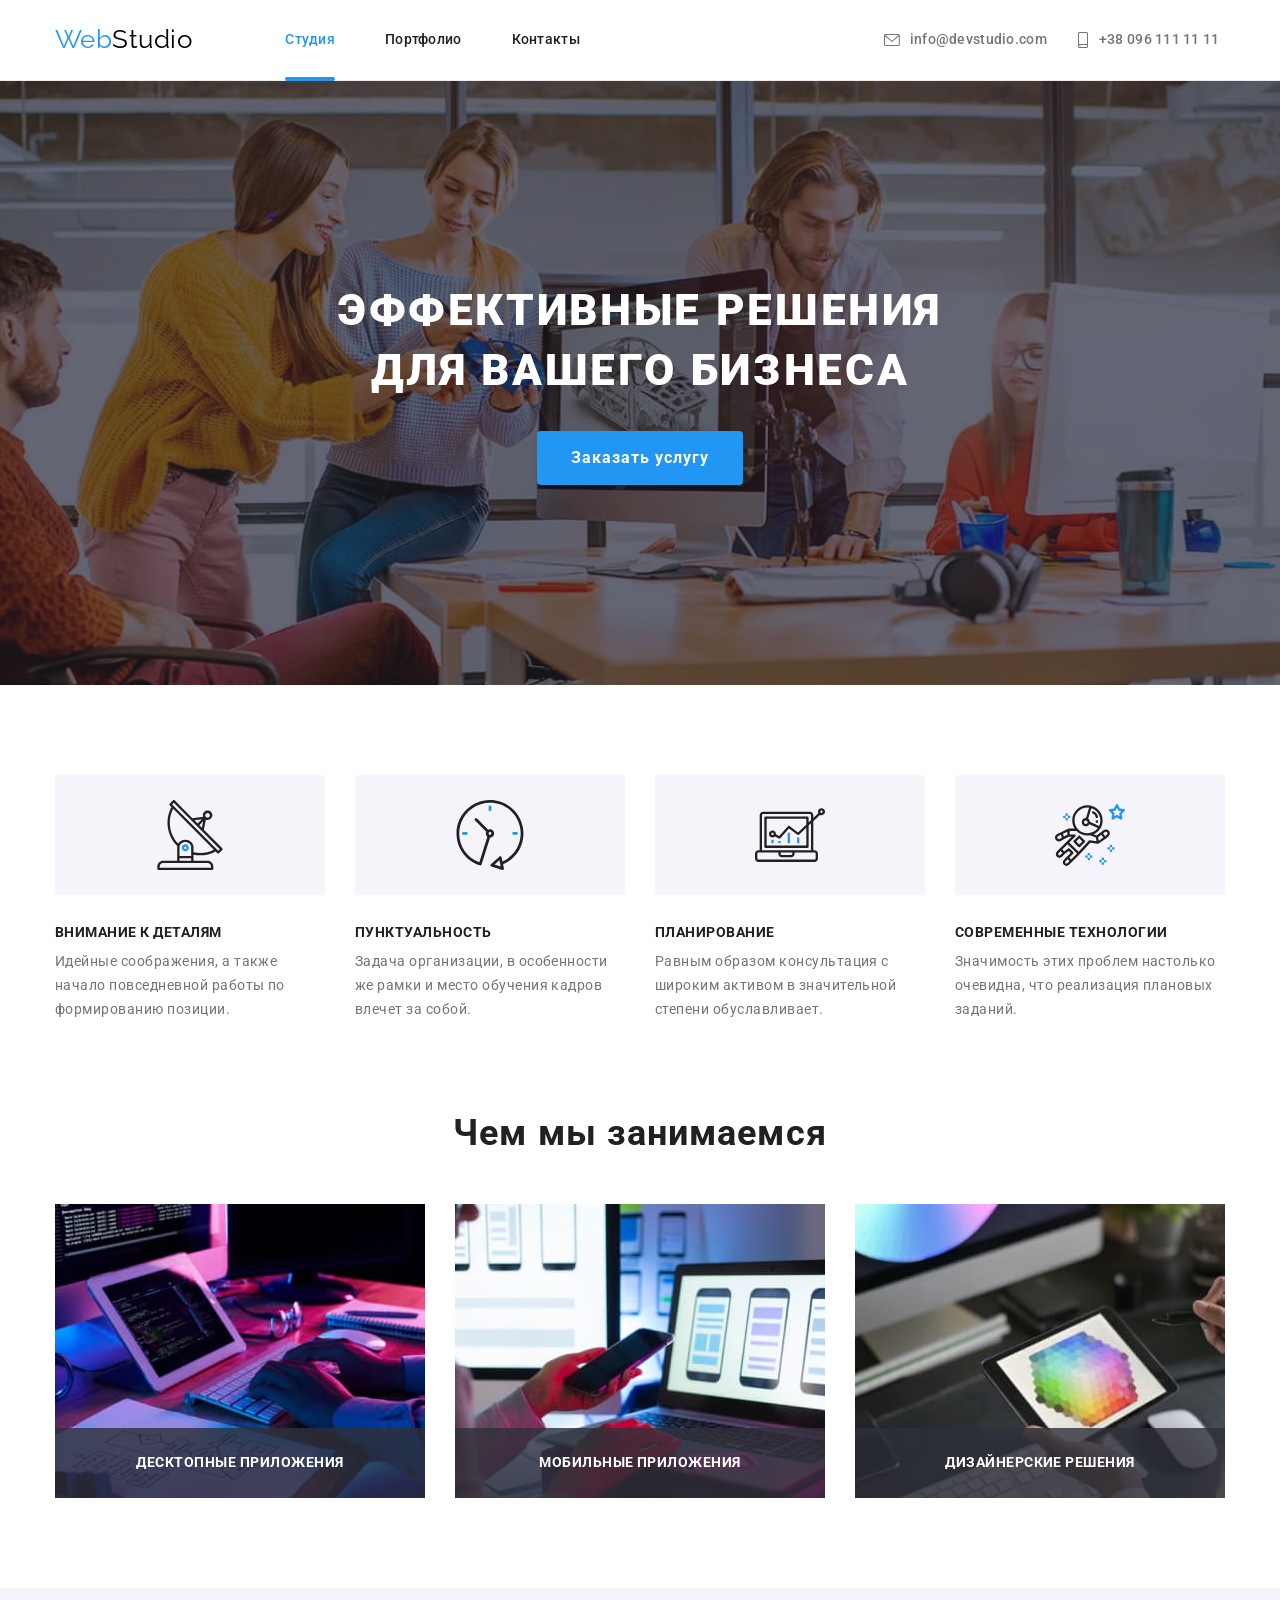
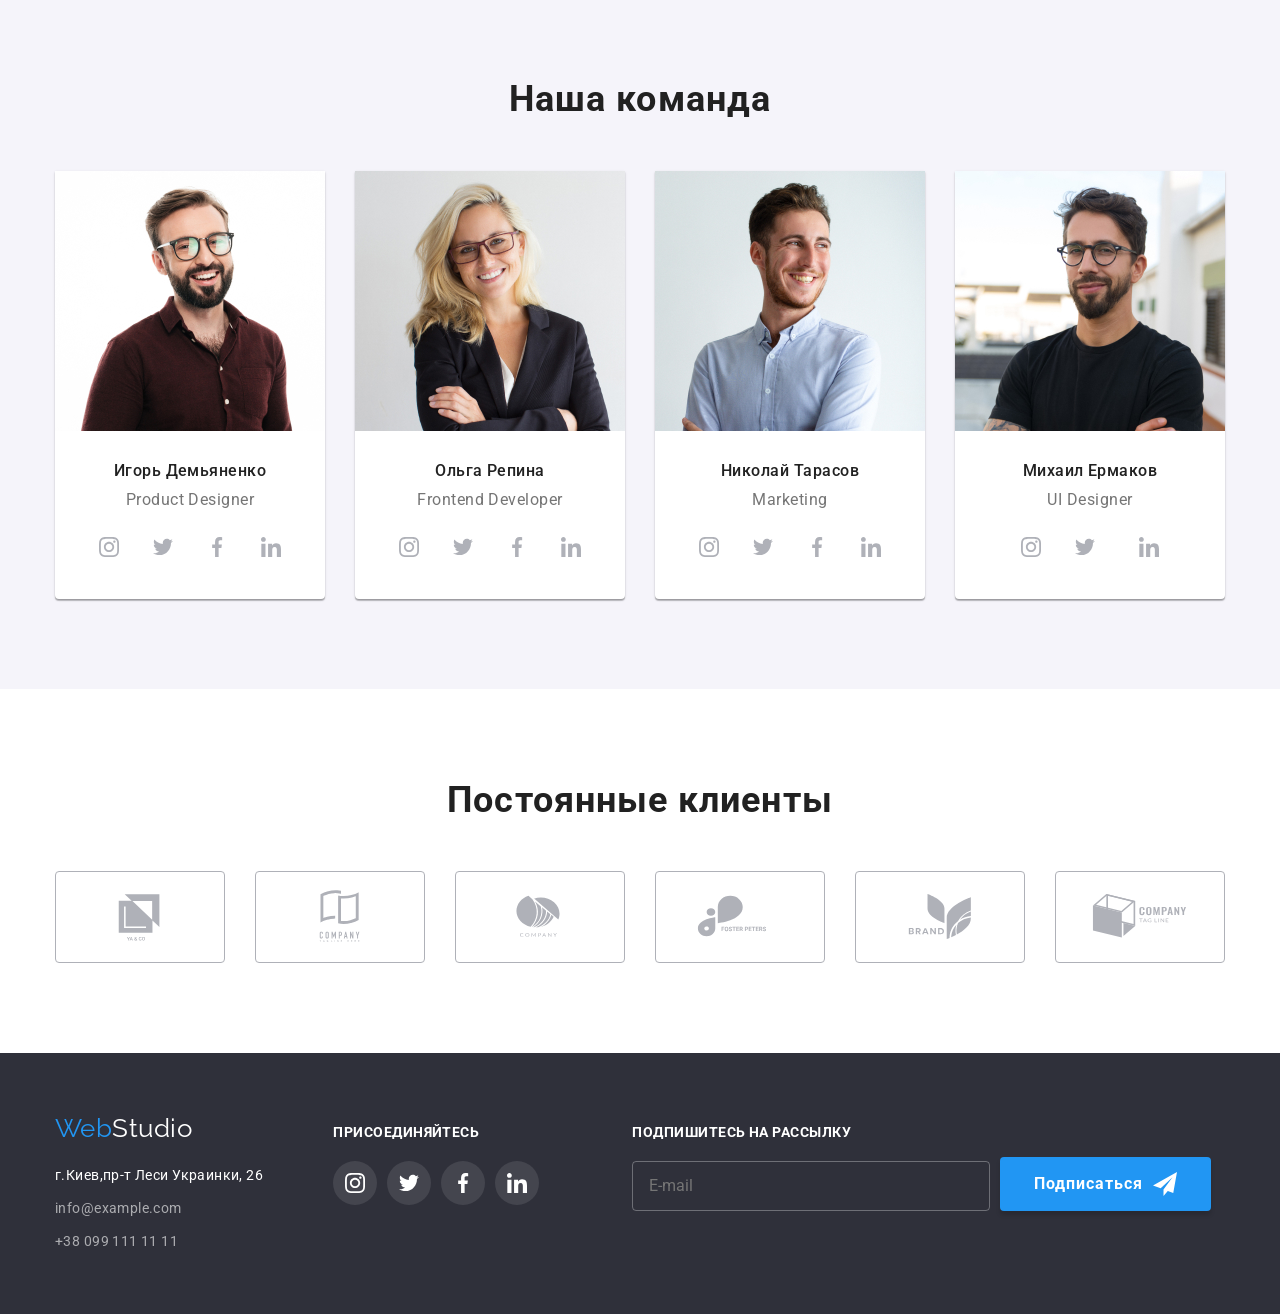
<file: index.html>
<!DOCTYPE html>
<html lang="ru">
  <head>
    <meta charset="UTF-8" />
    <meta http-equiv="X-UA-Compatible" content="IE=edge" />
    <meta name="viewport" content="width=device-width, initial-scale=1.0" />
    <title>Студия</title>
    <link
      href="https://fonts.googleapis.com/css2?family=Raleway:wght@700&family=Roboto:wght@400;500;700;900&display=swap"
      rel="stylesheet"/>
    <link
      rel="stylesheet"
      href="https://cdnjs.cloudflare.com/ajax/libs/modern-normalize/1.1.0/modern-normalize.min.css"
      integrity="sha512-wpPYUAdjBVSE4KJnH1VR1HeZfpl1ub8YT/NKx4PuQ5NmX2tKuGu6U/JRp5y+Y8XG2tV+wKQpNHVUX03MfMFn9Q=="
      crossorigin="anonymous"
      referrerpolicy="no-referrer" />
    <link rel="stylesheet" href="./css/main.min.css" />
  </head>
  <body>
    <header class="header">
      <div class="container header__inner">
        <a class="logo" href="index.html"><span class="logo__accent">Web</span>Studio</a>
        <button
          class="header__button"
          type="button"
          data-menu-button
          aria-controls="mobile-container" >
          <svg width="40" height="40" aria-label="Переключатель мобильного меню">
            <use class="icon-menu-open" href="./images/icons.svg#icon-open-menu"></use>
            <use class="icon-menu-close" href="./images/icons.svg#icon-close-menu"></use>
          </svg>
        </button>
        <div class="mobile-container" id="mobile-container" data-menu>
          <nav class="header__menu menu">
            <ul class="menu__list">
              <li class="menu__item">
                <a class="menu__link menu__link--current" href="index.html">Студия</a>
              </li>
              <li class="menu__item">
                <a class="menu__link" href="portfolio.html">Портфолио</a>
              </li>
              <li class="menu__item">
                <a class="menu__link" href="#">Контакты</a>
              </li>
            </ul>
          </nav>
          <ul class="header__contacts contacts">
            <li class="contacts__item">
              <a class="contacts__link" href="mailto:info@devstudio.com">
                <svg class="contacts__icon"
                 width="16" height="12" aria-hidden="true">
                  <use href="./images/icons.svg#icon-envelope"></use>
                </svg>
                info@devstudio.com
              </a>
            </li>
            <li class="contacts__item">
              <a class="contacts__link contacts__link--size" href="tel:+380961111111">
                <svg class="contacts__icon contacts__icon--size"
                  width="10" height="16" aria-hidden="true">
                  <use href="./images/icons.svg#icon-smartphone"></use>
                </svg>
                +38 096 111 11 11
              </a>
            </li>
          </ul>
          <ul class="header__social-list">
            <li class="header__social-item">
              <a class="header__social-link" href="#">Twitter</a></li>
            <li class="header__social-item">
              <a class="header__social-link" href="#">Instagram</a>
            </li>
            <li class="header__social-item">
              <a class="header__social-link" href="#">Facebook</a>
            </li>
            <li class="header__social-item">
              <a class="header__social-link" href="#">LinkedIn</a>
            </li>
          </ul>
        </div>
      </div>
    </header>

    <main>
      <section class="hero">
        <div class="container">
          <h1 class="hero__title">
            Эффективные решения <br />
            для вашего бизнеса
          </h1>
          <button type="button" class="btn" data-modal-open>Заказать услугу</button>
        </div>
      </section>
<!--quality-->
      <section class="features section">
        <div class="container">
          <h2 class="features__title">Наши Особенности</h2>
          <ul class="features__list">
            <li class="features__item">
              <div class="features__icon">
                <svg width="70" height="70" aria-hidden="true">
                  <use href="./images/icons.svg#icon-antenna"></use>
                </svg>
              </div>
              <h3 class="features__subtitle">Внимание к деталям</h3>
              <p class="features__text">
                Идейные соображения, а также начало повседневной работы по формированию позиции.
              </p>
            </li>
            <li class="features__item">
              <div class="features__icon">
                <svg width="70" height="70" aria-hidden="true">
                  <use href="./images/icons.svg#icon-clock"></use>
                </svg>
              </div>
              <h3 class="features__subtitle">Пунктуальность</h3>
              <p class="features__text">
                Задача организации, в особенности же рамки и место обучения кадров влечет за собой.
              </p>
            </li>
            <li class="features__item">
              <div class="features__icon">
                <svg width="70" height="70" aria-hidden="true">
                  <use href="./images/icons.svg#icon-diagram"></use>
                </svg>
              </div>
              <h3 class="features__subtitle">Планирование</h3>
              <p class="features__text">
                Равным образом консультация с широким активом в значительной степени обуславливает.
              </p>
            </li>
            <li class="features__item">
              <div class="features__icon">
                <svg width="70" height="70" aria-hidden="true">
                  <use href="./images/icons.svg#icon-astronaut"></use>
                </svg>
              </div>
              <h3 class="features__subtitle">Современные технологии</h3>
              <p class="features__text">
                Значимость этих проблем настолько очевидна, что реализация плановых заданий.
              </p>
            </li>
          </ul>
        </div>
      </section>
 <!--action-->
      <section class="work section">
        <div class="container">
          <h2 class="work__title">Чем мы занимаемся</h2>
          <ul class="work__list">
            <li class="work__item">
              <img
                src="./images/our-work/desktop-app.jpg"
                alt="Десктопные приложения"
                width="370"
              />
              <h3 class="work__subtitle">Десктопные приложения</h3>
            </li>
            <li class="work__item">
              <img src="./images/our-work/mobile-app.jpg" alt="Мобильные приложения" width="370" />
              <h3 class="work__subtitle">Мобильные приложения</h3>
            </li>
            <li class="work__item">
              <img
                src="./images/our-work/design-solution.jpg"
                alt="Дизайнерские решения"
                width="370"
              />
              <h3 class="work__subtitle">Дизайнерские решения</h3>
            </li>
          </ul>
        </div>
      </section>
<!--team-->
      <section class="team section">
        <div class="container">
          <h2 class="team__title">Наша команда</h2>
          <ul class="team-members">
            <li class="team-members__card">
              <picture>
                <source
                  srcset="
                    ./images/our-team/igor-demyanenko-450.jpg 1x,
                    ./images/our-team/igor-demyanenko-900.jpg 2x "
                  media="(max-width: 767px)"
                />
                <source
                  srcset="
                    ./images/our-team/igor-demyanenko-354.jpg 1x,
                    ./images/our-team/igor-demyanenko-708.jpg 2x "
                  media="(max-width: 1199px)"
                />
                <source
                  srcset="
                    ./images/our-team/igor-demyanenko-270.jpg 1x,
                    ./images/our-team/igor-demyanenko-540.jpg 2x "
                  media="(min-width: 1200px)"
                />
                <img src="./images/our-team/igor-demyanenko-450.jpg" alt="Игорь Демьяненко" />
              </picture>
              <h3 class="team-members__name">Игорь Демьяненко</h3>
              <p class="team-members__text">Product Designer</p>
              <ul class="team-members__social-list">
                <li>
                  <a class="social-link" href="#">
					<svg class="social-icon"  width="20" height="20"
                      aria-label="Ссылка на Instagram" >
                      <use href="./images/icons.svg#icon-instagram"></use>
					  </svg>
					</a>
                </li>
                <li>
                <a class="social-link" href="#">
					<svg class="social-icon" width="20" height="20" aria-label="Ссылка на Twitter">
                      <use href="./images/icons.svg#icon-twitter"></use>
					</svg>
				</a>
                </li>
                <li>
                <a class="social-link" href="#">
					<svg  class="social-icon" width="20"height="20"
                      aria-label="Ссылка на Facebook">
                      <use href="./images/icons.svg#icon-facebook"></use>
					</svg>
				</a>
                </li>
                <li>
                <a class="social-link" href="#">
					<svg  class="social-icon" width="20" height="20"
                      aria-label="Ссылка на LinkedIn">
                      <use href="./images/icons.svg#icon-linkedin"></use>
					</svg>
				</a>
                </li>
              </ul>
            </li>
            <li class="team-members__card">
              <picture>
                <source srcset="
                    ./images/our-team/olga-repina-450.jpg 1x,
                    ./images/our-team/olga-repina-900.jpg 2x"
                  media="(max-width: 767px)"/>

                <source  srcset="
                    ./images/our-team/olga-repina-354.jpg 1x,
                    ./images/our-team/olga-repina-708.jpg 2x "
                  media="(max-width: 1199px)" />

                <source srcset="
                    ./images/our-team/olga-repina-270.jpg 1x,
                    ./images/our-team/olga-repina-540.jpg 2x "
                  media="(min-width: 1200px)"/>

                <img src="./images/our-team/olga-repina-450.jpg" alt="Ольга Репина" />
              </picture>
              <h3 class="team-members__name">Ольга Репина</h3>
              <p class="team-members__text">Frontend Developer</p>
              <ul class="team-members__social-list">
                <li>
                <a class="social-link" href="#">
					<svg class="social-icon" width="20" height="20"
                      aria-label="Ссылка на Instagram">
                      <use href="./images/icons.svg#icon-instagram"></use>
					</svg>
				</a>
                </li>
                <li>
                <a class="social-link" href="#">
					<svg class="social-icon" width="20" height="20" aria-label="Ссылка на Twitter">
                      <use href="./images/icons.svg#icon-twitter"></use>
					</svg>
				</a>
                </li>
                <li>
                <a class="social-link" href="#">
					<svg class="social-icon" width="20" height="20"
                      aria-label="Ссылка на Facebook">
                      <use href="./images/icons.svg#icon-facebook"></use>
					</svg>
				</a>
                </li>
                <li>
                <a class="social-link" href="#">
					<svg  class="social-icon" width="20" height="20"
                      aria-label="Ссылка на LinkedIn">
                      <use href="./images/icons.svg#icon-linkedin"> </use>
					</svg>
				</a>
                </li>
              </ul>
            </li>
            <li class="team-members__card">
              <picture>
                <source srcset="
                    ./images/our-team/nikolay-tarasov-450.jpg 1x,
                    ./images/our-team/nikolay-tarasov-900.jpg 2x "
                  media="(max-width: 767px)" />

                <source srcset="
                    ./images/our-team/nikolay-tarasov-354.jpg 1x,
                    ./images/our-team/nikolay-tarasov-708.jpg 2x "
                  media="(max-width: 1199px)"/>

                <source  srcset="
                    ./images/our-team/nikolay-tarasov-270.jpg 1x,
                    ./images/our-team/nikolay-tarasov-540.jpg 2x "
                  media="(min-width: 1200px)"/>

                <img src="./images/our-team/nikolay-tarasov-450.jpg" alt="Николай Тарасов" />
              </picture>
              <h3 class="team-members__name">Николай Тарасов</h3>
              <p class="team-members__text">Marketing</p>
              <ul class="team-members__social-list">
                <li>
                  <a class="social-link" href="#"
                    ><svg  class="social-icon" width="20" height="20"
                      aria-label="Ссылка на Instagram">
                      <use href="./images/icons.svg#icon-instagram"></use>
					  </svg>
					</a>
                </li>
                <li>
                  <a class="social-link" href="#"
                    ><svg class="social-icon" width="20" height="20" aria-label="Ссылка на Twitter">
                      <use href="./images/icons.svg#icon-twitter"></use>
					  </svg>
					</a>
                </li>
                <li>
                <a class="social-link" href="#">
					<svg class="social-icon"  width="20" height="20"
                      aria-label="Ссылка на Facebook">
                      <use href="./images/icons.svg#icon-facebook"></use>
					</svg >
				</a>
                </li>
                <li>
                <a class="social-link" href="#">
					<svg class="social-icon" width="20" height="20"
                      aria-label="Ссылка на LinkedIn">
                      <use href="./images/icons.svg#icon-linkedin"></use>
					</svg>
				</a>
                </li>
              </ul>
            </li>
            <li class="team-members__card">
              <picture>
                <source  srcset="
                    ./images/our-team/mikhail-ermakov-450.jpg 1x,
                    ./images/our-team/mikhail-ermakov-900.jpg 2x "
                  media="(max-width: 767px)"/>

                <source srcset="
                    ./images/our-team/mikhail-ermakov-354.jpg 1x,
                    ./images/our-team/mikhail-ermakov-708.jpg 2x  "
                  media="(max-width: 1199px)"/>

                <source
                  srcset="
                    ./images/our-team/mikhail-ermakov-270.jpg 1x,
                    ./images/our-team/mikhail-ermakov-540.jpg 2x "
                  media="(min-width: 1200px)" />

                <img src="./images/our-team/mikhail-ermakov-450.jpg" alt="Михаил Ермаков" />
              </picture>
              <h3 class="team-members__name">Михаил Ермаков</h3>
              <p class="team-members__text">UI Designer</p>
              <ul class="team-members__social-list">
                <li>
                <a class="social-link" href="#">
					<svg class="social-icon"  width="20" height="20"
                      aria-label="Ссылка на Instagram">
                      <use href="./images/icons.svg#icon-instagram"></use>
					</svg>
				</a>
                </li>
                <li>
                  <a class="social-link" href="#"
                    ><svg class="social-icon" width="20" height="20" aria-label="Ссылка на Twitter">
                      <use href="./images/icons.svg#icon-twitter"></use>
					  </svg>
					</a>
                </li>
                <li>
                <a lass="social-link" href="#">
					<scvg class="social-icon" width="20"  height="20"
                      aria-label="Ссылка на Facebook" >
                      <use href="./images/icons.svg#icon-facebook"></use>
					</svg>
				</a>
                </li>
                <li>
                <a class="social-link" href="#">
					<svg class="social-icon" width="20" height="20"
                      aria-label="Ссылка на LinkedIn">
                      <use href="./images/icons.svg#icon-linkedin"></use>
					</svg> 
				</a>
                </li>
              </ul>
            </li>
          </ul>
        </div>
    </section>

      <section class="clients section">
        <div class="container">
          <h2 class="clients__title">Постоянные клиенты</h2>
          <ul class="clients-list">
            <li class="clients-list__item">
              <a class="clients-list__link" href="#">
                <svg class="clients-list__icon" width="106"  height="60"
                  aria-label="Ссылка на сайт компании">
	                 <use href="./images/icons.svg#icon-client1"></use>
                </svg>
              </a>
            </li>
            <li class="clients-list__item">
              <a class="clients-list__link" href="#">
                <svg class="clients-list__icon" width="106" height="60"
                  aria-label="Ссылка на сайт компании">
                  <use href="./images/icons.svg#icon-client2"></use>
                </svg>
              </a>
            </li>
            <li class="clients-list__item">
              <a class="clients-list__link" href="#">
                <svg class="clients-list__icon" width="106" height="60"
                  aria-label="Ссылка на сайт компании">
                  <use href="./images/icons.svg#icon-client3"></use>
                </svg>
              </a>
            </li>
            <li class="clients-list__item">
              <a class="clients-list__link" href="#">
                <svg class="clients-list__icon"  width="106"  height="60"
                  aria-label="Ссылка на сайт компании">
                  <use href="./images/icons.svg#icon-client4"></use>
                </svg>
              </a>
            </li>
            <li class="clients-list__item">
              <a class="clients-list__link" href="#">
                <svg  class="clients-list__icon" width="106"  height="60"
                  aria-label="Ссылка на сайт компании" >
                  <use href="./images/icons.svg#icon-client5"></use>
                </svg>
              </a>
            </li>
            <li class="clients-list__item">
              <a class="clients-list__link" href="#">
                <svg class="clients-list__icon" width="106"height="60"
                  aria-label="Ссылка на сайт компании">
                  <use href="./images/icons.svg#icon-client6"></use>
                </svg>
              </a>
            </li>
          </ul>
        </div>
      </section>
    </main>

    <footer class="footer">
      <div class="container">
        <div class="footer__inner">
          <div class="info">
            <a class="logo logo--white" href="index.html"
              ><span class="logo__accent">Web</span>Studio</a>
            <address class="address">
              <ul class="address__list">
                <li class="address__item">
                  <a class="address__link address__link--white"
                    href="www.google.com/maps/place/бул.+Леси+Украинки,+26,+Киев,+02000/@50.4265807,30.5383858,17z/data=!3m1!4b1!4m5!3m4!1s0x40d4cf0e033ecbe9:0x57a4dffefec77da0!8m2!3d50.4265807!4d30.5383858">
					г.Киев,пр-т Леси Украинки, 26 </a >
                </li>
                <li class="address__item">
                  <a class="address__link link" href="mailto:info@example.com">
					info@example.com</a>
                </li>
                <li class="address__item">
                  <a class="address__link link" href="tel:+380991111111">
					+38 099 111 11 11</a>
                </li>
              </ul>
            </address>
          </div>
          <div class="accede">
            <p class="accede__title">присоединяйтесь</p>
            <ul class="accede__social-list">
              <li class="accede__social-item">
                <a class="social-link" href="#">
				  <svg class="social-icon social-icon--white" width="20"  height="20"
                    aria-label="Ссылка на Instagram">
                    <use href="./images/icons.svg#icon-instagram"></use>
				  </svg>
				</a>
              </li>
              <li class="accede__social-item">
                <a class="social-link" href="#">
					 <svg class="social-icon social-icon--white"  width="20"  height="20"
                        aria-label="Ссылка на Twitter">
                       <use href="./images/icons.svg#icon-twitter"></use>
					</svg></a>
              </li>
              <li class="accede__social-item">
                <a class="social-link" href="#">
					<svg class="social-icon social-icon--white" width="20" height="20"
                       aria-label="Ссылка на Facebook">
                      <use href="./images/icons.svg#icon-facebook"></use>
					</svg>
				</a>
              </li>
              <li class="accede__social-item">
                <a class="social-link" href="#">
					<svg  class="social-icon social-icon--white" width="20" height="20"
                       aria-label="Ссылка на LinkedIn">
                      <use href="./images/icons.svg#icon-linkedin"></use>
					</svg>
				</a>
              </li>
            </ul>
          </div>
          <div class="subscribe">
            <form class="subscribe-form" name="subscribe-form" autocomplete="on" novalidate>
              <div class="subscribe-form__container">
                <label class="subscribe-form__label" for="subscribe-email"
                  >Подпишитесь на рассылку</label>
                <input type="email" class="subscribe-form__input" name="subscribe-email" id="subscribe-email"
                placeholder="E-mail"  required />
             </div>
              <button class="btn subscribe-form__btn" type="submit">
                Подписаться
                <svg class="subscribe-form__icon" width="24" height="24">
                  <use href="./images/icons.svg#icon-send"></use>
                </svg>
              </button>
            </form>
          </div>
        </div>
      </div>
    </footer>

    <div class="backdrop is-hidden" data-modal>
      <div class="modal">
        <button class="modal__close-btn" type="button" data-modal-close>
          <svg class="modal__close-icon" width="18" height="18">
            <use href="./images/icons.svg#icon-close-modal"></use>
          </svg>
        </button>
        <div class="modal__form">
          <h2 class="modal__title">Оставьте свои данные, мы вам перезвоним</h2>
          <form name="main-form" autocomplete="on" novalidate>
            <div class="main-form__field">
              <svg class="main-form__icon" width="18" height="18">
                <use href="./images/icons.svg#icon-person"></use>
              </svg>
              <label class="main-form__label" for="user-name">Имя</label>
              <input class="main-form__input"  type="text" name="user-name" id="user-name"
                required  minlength="3"  placeholder=" " />
            </div>
            <div class="main-form__field">
              <svg class="main-form__icon" width="18" height="18">
                <use href="./images/icons.svg#icon-phone"></use>
              </svg>
              <label class="main-form__label" for="user-tel">Телефон</label>
              <input class="main-form__input" type="tel" name="user-tel" id="user-tel" required />
            </div>
            <div class="main-form__field">
              <svg class="main-form__icon" width="18" height="18">
                <use href="./images/icons.svg#icon-email"></use>
              </svg>
              <label class="main-form__label" for="user-email">Почта</label>
              <input class="main-form__input" type="email"  name="user-email"
                id="user-email" required />
            </div>
            <label class="main-form__label" for="comment">Комментарий </label>
               <textarea class="main-form__textarea" rows="5"  name="comment"
                 id="comment" placeholder="Введите текст" >
			   </textarea>
            <div class="main-form__agree">
              <label class="main-form__terms" for="terms">
                <input class="checkbox visually-hidden"  type="checkbox" name="user-checkbox"
                  id="terms" required=""/>
                <svg class="checkbox__icon" width="16" height="15">
                  <use href="./images/icons.svg#icon-check"></use>
				</svg >
				  Соглашаюсь с рассылкой и принимаю&nbsp;
				  <a class="main-form__terms-link" href="#">Условия договора</a>
              </label>
            </div>
            <button class="btn submit-btn" type="submit">Отправить</button>
          </form>
        </div>
      </div>
    </div>
    <script src="./js/modal.js"></script>
    <script src="./js/mobile-menu.js"></script>
  </body>
</html>
</file>
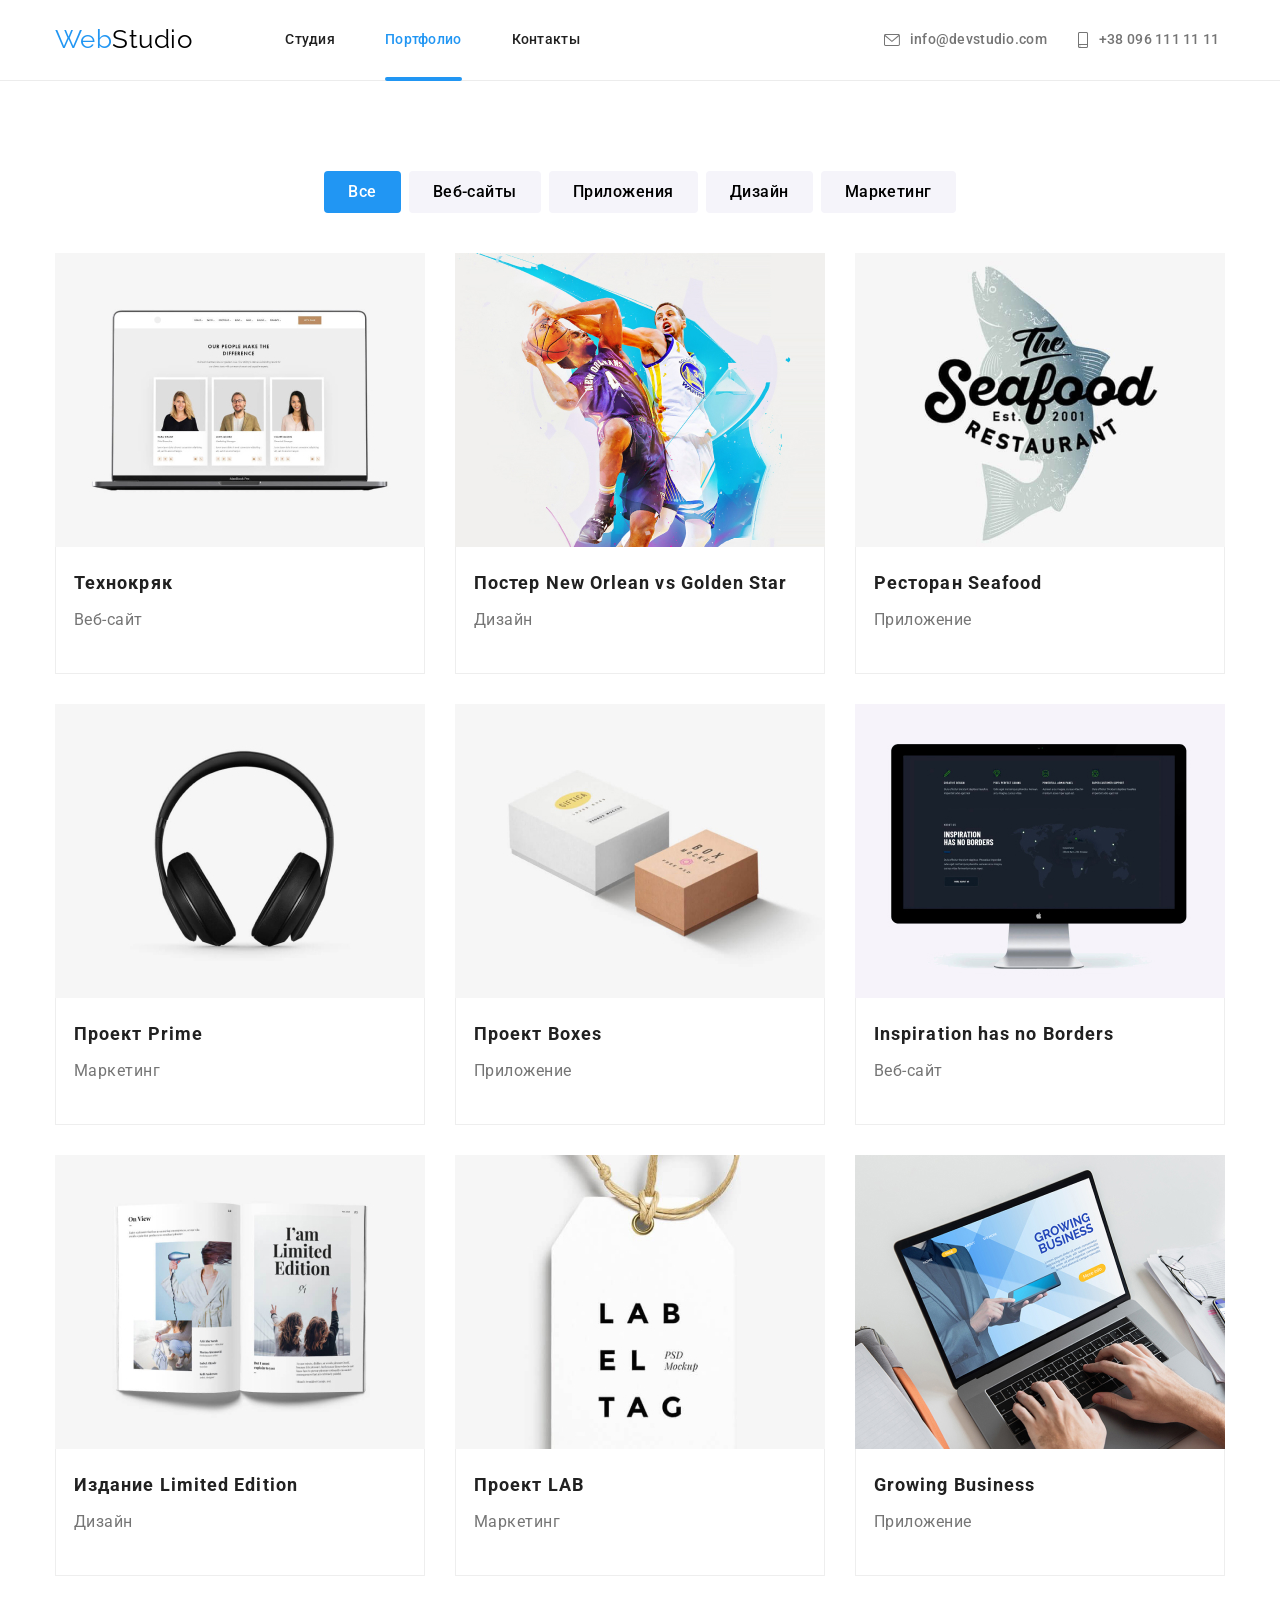
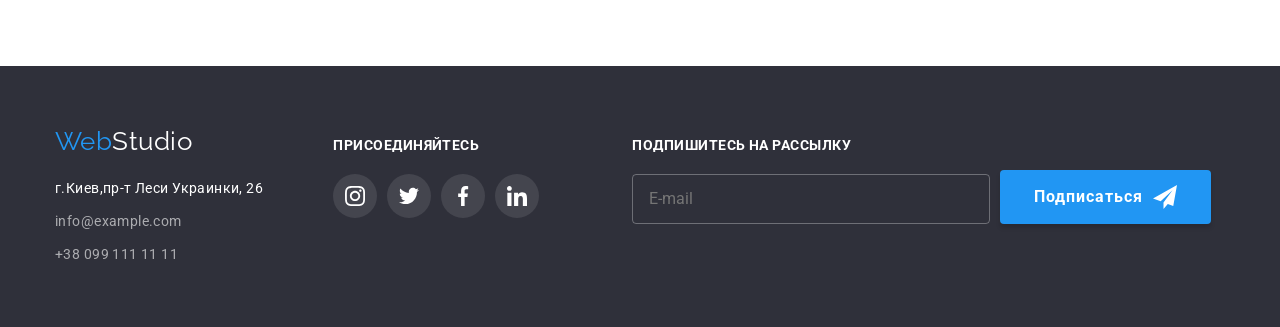
<file: portfolio.html>
<!DOCTYPE html>
<html lang="ru">
  <head>
    <meta charset="UTF-8" />
    <meta http-equiv="X-UA-Compatible" content="IE=edge" />
    <meta name="viewport" content="width=device-width, initial-scale=1.0" />
    <title>Портфолио</title>
    <link
      href="https://fonts.googleapis.com/css2?family=Raleway:wght@700&family=Roboto:wght@400;500;700;900&display=swap"
      rel="stylesheet"
    />
    <link
      rel="stylesheet"
      href="https://cdnjs.cloudflare.com/ajax/libs/modern-normalize/1.1.0/modern-normalize.min.css"
      integrity="sha512-wpPYUAdjBVSE4KJnH1VR1HeZfpl1ub8YT/NKx4PuQ5NmX2tKuGu6U/JRp5y+Y8XG2tV+wKQpNHVUX03MfMFn9Q=="
      crossorigin="anonymous"
      referrerpolicy="no-referrer"
    />
    <link rel="stylesheet" href="./css/main.min.css" />
  </head>
  <body>
    <header class="header">
      <div class="container header__inner">
        <a class="logo" href="index.html"><span class="logo__accent">Web</span>Studio</a>
        <button class="header__button"type="button"data-menu-button
        aria-controls="mobile-container" >
           <svg width="40" height="40" aria-label="Переключатель мобильного меню">
            <use class="icon-menu-open" href="./images/icons.svg#icon-open-menu"></use>
            <use class="icon-menu-close" href="./images/icons.svg#icon-close-menu"></use>
          </svg>
        </button>

        <div class="mobile-container" id="mobile-container" data-menu>
          <nav class="header__menu menu">
            <ul class="menu__list">
              <li class="menu__item">
                <a class="menu__link" href="index.html">Студия</a>
              </li>
              <li class="menu__item">
                <a class="menu__link menu__link--current" href="portfolio.html">Портфолио</a>
              </li>
              <li class="menu__item"><a class="menu__link" href="#">Контакты</a></li>
            </ul>
          </nav>
          <ul class="header__contacts contacts">
            <li class="contacts__item">
              <a class="contacts__link" href="mailto:info@devstudio.com">
                <svg class="contacts__icon" width="16" height="12" aria-hidden="true">
                  <use href="./images/icons.svg#icon-envelope"></use>
                </svg>
                info@devstudio.com
              </a>
            </li>
            <li class="contacts__item">
              <a class="contacts__link contacts__link--size" href="tel:+380961111111">
                <svg
                  class="contacts__icon contacts__icon--size"
                  width="10"
                  height="16"
                  aria-hidden="true"
                >
                  <use href="./images/icons.svg#icon-smartphone"></use>
                </svg>
                +38 096 111 11 11
              </a>
            </li>
          </ul>
          <ul class="header__social-list">
            <li class="header__social-item">
              <a class="header__social-link" href="#">Twitter</a>
            </li>
            <li class="header__social-item">
              <a class="header__social-link" href="#">Instagram</a>
            </li>
            <li class="header__social-item">
              <a class="header__social-link" href="#">Facebook</a>
            </li>
            <li class="header__social-item">
              <a class="header__social-link" href="#">LinkedIn</a>
            </li>
          </ul>
        </div>
      </div>
    </header>

    <main>
      <section class="portfolio section">
        <div class="container">
          
          <h1 class="portfolio__title">Портфолио наших работ</h1>
          <ul class="portfolio-list">
            <li class="portfolio-list__item">
              <button class="portfolio-list__btn portfolio-list__btn--current" type="button">
                Все
              </button>
            </li>
            <li class="portfolio-list__item">
              <button class="portfolio-list__btn" type="button">Веб-сайты</button>
            </li>
            <li class="portfolio-list__item">
              <button class="portfolio-list__btn" type="button">Приложения</button>
            </li>
            <li class="portfolio-list__item">
              <button class="portfolio-list__btn" type="button">Дизайн</button>
            </li>
            <li class="portfolio-list__item">
              <button class="portfolio-list__btn" type="button">Маркетинг</button>
            </li>
          </ul>
          <ul class="card-list">
            <li class="card-work">
              <div class="card-work__thumb">
                <picture>
                  <source srcset="
                      ./images/portfolio/project1-450.jpg 1x,
                      ./images/portfolio/project1-900.jpg 2x "
                    media="(max-width: 767px)"/>

                  <source srcset="
                      ./images/portfolio/project1-354.jpg 1x,
                      ./images/portfolio/project1-708.jpg 2x "
                    media="(max-width: 1199px)" />

                  <source srcset="
                      ./images/portfolio/project1-370.jpg 1x,
                      ./images/portfolio/project1-740.jpg 2x"
                    media="(min-width: 1200px)" />

                  <img src="./images/portfolio/project1-450.jpg" alt="Веб сайт Технокряк" />
                </picture>
                <div class="card-work__overlay">
                  <p class="card-work__text-overlay">
                    Ресурс предлагает комплексные предложения с разным уровнем функционала и
                    сервисов. Все это позволит посетителю получить исчерпывающие сведения о компании
                    или частном лице.
                  </p>
                </div>
              </div>
              <div class="card-work__wrapper">
                <h2 class="card-work__subtitle">Технокряк</h2>
                <p class="card-work__text">Веб-сайт</p>
              </div>
            </li>
            <li class="card-work">
              <div class="card-work__thumb">
                <picture>
                  <source srcset="
                      ./images/portfolio/project2-450.jpg 1x,
                      ./images/portfolio/project2-900.jpg 2x"
                    media="(max-width: 767px)" />

                  <source srcset="
                      ./images/portfolio/project2-354.jpg 1x,
                      ./images/portfolio/project2-708.jpg 2x  "
                    media="(max-width: 1199px)"/>

                  <source  srcset="
                      ./images/portfolio/project2-370.jpg 1x,
                      ./images/portfolio/project2-740.jpg 2x"
                    media="(min-width: 1200px)" />

                  <img
                    src="./images/portfolio/project2-450.jpg"
                    alt="Дизайн постера басскетбольного матча"/>

                </picture>
                <div class="card-work__overlay">
                  <p class="card-work__text-overlay">
                    Ресурс предлагает комплексные предложения с разным уровнем функционала и
                    сервисов. Все это позволит посетителю получить исчерпывающие сведения о компании
                    или частном лице.
                  </p>
                </div>
              </div>
              <div class="card-work__wrapper">
                <h2 class="card-work__subtitle">Постер New Orlean vs Golden Star</h2>
                <p class="card-work__text">Дизайн</p>
              </div>
            </li>
            <li class="card-work">
              <div class="card-work__thumb">
                <picture>
                  <source srcset="
                      ./images/portfolio/project3-450.jpg 1x,
                      ./images/portfolio/project3-900.jpg 2x"
                    media="(max-width: 767px)"/>

                  <source srcset="
                      ./images/portfolio/project3-354.jpg 1x,
                      ./images/portfolio/project3-708.jpg 2x"
                    media="(max-width: 1199px)"/>

                  <source srcset="
                      ./images/portfolio/project3-370.jpg 1x,
                      ./images/portfolio/project3-740.jpg 2x"
                    media="(min-width: 1200px)" />

                  <img src="./images/portfolio/project3-450.jpg" alt="Приложение ресторана" />
                </picture>
                <div class="card-work__overlay">
                  <p class="card-work__text-overlay">
                    Ресурс предлагает комплексные предложения с разным уровнем функционала и
                    сервисов. Все это позволит посетителю получить исчерпывающие сведения о компании
                    или частном лице.
                  </p>
                </div>
              </div>
              <div class="card-work__wrapper">
                <h2 class="card-work__subtitle">Ресторан Seafood</h2>
                <p class="card-work__text">Приложение</p>
              </div>
            </li>
            <li class="card-work">
              <div class="card-work__thumb">
                <picture>
                  <source srcset="
                      ./images/portfolio/project4-450.jpg 1x,
                      ./images/portfolio/project4-900.jpg 2x"
                    media="(max-width: 767px)"/>

                  <source srcset="
                      ./images/portfolio/project4-354.jpg 1x,
                      ./images/portfolio/project4-708.jpg 2x"
                    media="(max-width: 1199px)" />

                  <source srcset="
                      ./images/portfolio/project4-370.jpg 1x,
                      ./images/portfolio/project4-740.jpg 2x "
                    media="(min-width: 1200px)"/>

                  <img src="./images/portfolio/project4-450.jpg" alt="Маркетинг проект" />
                </picture>
                <div class="card-work__overlay">
                  <p class="card-work__text-overlay">
                    Ресурс предлагает комплексные предложения с разным уровнем функционала и
                    сервисов. Все это позволит посетителю получить исчерпывающие сведения о компании
                    или частном лице.
                  </p>
                </div>
              </div>
              <div class="card-work__wrapper">
                <h2 class="card-work__subtitle">Проект Prime</h2>
                <p class="card-work__text">Маркетинг</p>
              </div>
            </li>
            <li class="card-work">
              <div class="card-work__thumb">
                <picture>
                  <source srcset="
                      ./images/portfolio/project5-450.jpg 1x,
                      ./images/portfolio/project5-900.jpg 2x  "
                    media="(max-width: 767px)" />

                  <source srcset="
                      ./images/portfolio/project5-354.jpg 1x,
                      ./images/portfolio/project5-708.jpg 2x "
                    media="(max-width: 1199px)" />

                  <source srcset="
                      ./images/portfolio/project5-370.jpg 1x,
                      ./images/portfolio/project5-740.jpg 2x "
                    media="(min-width: 1200px)"/>

                  <img src="./images/portfolio/project5-450.jpg" alt="Приложение ресторана" />
                </picture>
                <div class="card-work__overlay">
                  <p class="card-work__text-overlay">
                    Ресурс предлагает комплексные предложения с разным уровнем функционала и
                    сервисов. Все это позволит посетителю получить исчерпывающие сведения о компании
                    или частном лице.
                  </p>
                </div>
              </div>
              <div class="card-work__wrapper">
                <h2 class="card-work__subtitle">Проект Boxes</h2>
                <p class="card-work__text">Приложение</p>
              </div>
            </li>
            <li class="card-work">
              <div class="card-work__thumb">
                <picture>
                  <source srcset="
                      ./images/portfolio/project6-450.jpg 1x,
                      ./images/portfolio/project6-900.jpg 2x"
                    media="(max-width: 767px)"/>

                  <source srcset="
                      ./images/portfolio/project6-354.jpg 1x,
                      ./images/portfolio/project6-708.jpg 2x"
                    media="(max-width: 1199px)"/>

                  <source srcset="
                      ./images/portfolio/project6-370.jpg 1x,
                      ./images/portfolio/project6-740.jpg 2x"
                    media="(min-width: 1200px)"/>

                  <img src="./images/portfolio/project6-450.jpg" alt="Приложение ресторана" />
                </picture>
                <div class="card-work__overlay">
                  <p class="card-work__text-overlay">
                    Ресурс предлагает комплексные предложения с разным уровнем функционала и
                    сервисов. Все это позволит посетителю получить исчерпывающие сведения о компании
                    или частном лице.
                  </p>
                </div>
              </div>
              <div class="card-work__wrapper">
                <h2 class="card-work__subtitle">Inspiration has no Borders</h2>
                <p class="card-work__text">Веб-сайт</p>
              </div>
            </li>
            <li class="card-work">
              <div class="card-work__thumb">
                <picture>
                  <source srcset="
                      ./images/portfolio/project7-450.jpg 1x,
                      ./images/portfolio/project7-900.jpg 2x"
                    media="(max-width: 767px)"/>

                  <source srcset="
                      ./images/portfolio/project7-354.jpg 1x,
                      ./images/portfolio/project7-708.jpg 2x"
                    media="(max-width: 1199px)"/>

                  <source srcset="
                      ./images/portfolio/project7-370.jpg 1x,
                      ./images/portfolio/project7-740.jpg 2x"
                    media="(min-width: 1200px)"/>

                  <img src="./images/portfolio/project7-450.jpg" alt="Приложение ресторана" />
                </picture>
                <div class="card-work__overlay">
                  <p class="card-work__text-overlay">
                    Ресурс предлагает комплексные предложения с разным уровнем функционала и
                    сервисов. Все это позволит посетителю получить исчерпывающие сведения о компании
                    или частном лице.
                  </p>
                </div>
              </div>
              <div class="card-work__wrapper">
                <h2 class="card-work__subtitle">Издание Limited Edition</h2>
                <p class="card-work__text">Дизайн</p>
              </div>
            </li>
            <li class="card-work">
              <div class="card-work__thumb">
                <picture>
                  <source srcset="
                      ./images/portfolio/project8-450.jpg 1x,
                      ./images/portfolio/project8-900.jpg 2x"
                    media="(max-width: 767px)" />

                  <source srcset="
                      ./images/portfolio/project8-354.jpg 1x,
                      ./images/portfolio/project8-708.jpg 2x"
                    media="(max-width: 1199px)" />

                  <source  srcset="
                      ./images/portfolio/project8-370.jpg 1x,
                      ./images/portfolio/project8-740.jpg 2x "
                    media="(min-width: 1200px)"/>

                  <img src="./images/portfolio/project8-450.jpg" alt="Приложение ресторана" />
                </picture>
                <div class="card-work__overlay">
                  <p class="card-work__text-overlay">
                    Ресурс предлагает комплексные предложения с разным уровнем функционала и
                    сервисов. Все это позволит посетителю получить исчерпывающие сведения о компании
                    или частном лице.
                  </p>
                </div>
              </div>
              <div class="card-work__wrapper">
                <h2 class="card-work__subtitle">Проект LAB</h2>
                <p class="card-work__text">Маркетинг</p>
              </div>
            </li>
            <li class="card-work">
              <div class="card-work__thumb">
                <picture>
                  <source srcset="
                      ./images/portfolio/project9-450.jpg 1x,
                      ./images/portfolio/project9-900.jpg 2x "
                    media="(max-width: 767px)" />

                  <source srcset="
                      ./images/portfolio/project9-354.jpg 1x,
                      ./images/portfolio/project9-708.jpg 2x "
                    media="(max-width: 1199px)"/>

                  <source srcset="
                      ./images/portfolio/project9-370.jpg 1x,
                      ./images/portfolio/project9-740.jpg 2x "
                    media="(min-width: 1200px)"/>

                  <img src="./images/portfolio/project9-450.jpg" alt="Приложение ресторана" />
                </picture>
                <div class="card-work__overlay">
                  <p class="card-work__text-overlay">
                    Ресурс предлагает комплексные предложения с разным уровнем функционала и
                    сервисов. Все это позволит посетителю получить исчерпывающие сведения о компании
                    или частном лице.
                  </p>
                </div>
              </div>
              <div class="card-work__wrapper">
                <h2 class="card-work__subtitle">Growing Business</h2>
                <p class="card-work__text">Приложение</p>
              </div>
            </li>
          </ul>
        </div>
      </section>
    </main>
    <footer class="footer">
      <div class="container">
        <div class="footer__inner">
          <div class="info">
            <a class="logo logo--white" href="index.html">
              <span class="logo__accent">Web</span>Studio</a>
            <address class="address">
              <ul class="address__list">
                <li class="address__item">
                  <a  class="address__link address__link--white"
                    href="www.google.com/maps/place/бул.+Леси+Украинки,+26,+Киев,+02000/@50.4265807,30.5383858,17z/data=!3m1!4b1!4m5!3m4!1s0x40d4cf0e033ecbe9:0x57a4dffefec77da0!8m2!3d50.4265807!4d30.5383858"
                    >г.Киев,пр-т Леси Украинки, 26</a>
                </li>
                <li class="address__item">
                  <a class="address__link link" href="mailto:info@example.com">info@example.com</a>
                </li>
                <li class="address__item">
                  <a class="address__link link" href="tel:+380991111111">+38 099 111 11 11</a>
                </li>
              </ul>
            </address>
          </div>
          <div class="accede">
            <p class="accede__title">присоединяйтесь</p>
            <ul class="accede__social-list">
              <li class="accede__social-item">
                <a class="social-link" href="#" >
                  <svg class="social-icon social-icon--white"width="20" height="20"
                    aria-label="Ссылка на Instagram">
                    <use href="./images/icons.svg#icon-instagram"></use>
                  </svg >
                </a>
              </li>
              <li class="accede__social-item">
                <a class="social-link" href="#">
                  <svg class="social-icon social-icon--white" width="20" height="20"
                    aria-label="Ссылка на Twitter">
                    <use href="./images/icons.svg#icon-twitter"></use>
                  </svg>
                </a>
              </li>
              <li class="accede__social-item">
                <a class="social-link" href="#">
                  <svg class="social-icon social-icon--white" width="20" height="20"
                    aria-label="Ссылка на Facebook" >
                    <use href="./images/icons.svg#icon-facebook"></use>
                  </svg >
                </a>
              </li>
              <li class="accede__social-item">
                <a class="social-link" href="#" >
                  <svg class="social-icon social-icon--white" width="20" height="20"
                    aria-label="Ссылка на LinkedIn">
                    <use href="./images/icons.svg#icon-linkedin"></use>
                  </svg>
                </a>
              </li>
            </ul>
          </div>
          <div class="subscribe">
            <form class="subscribe-form" name="subscribe-form" autocomplete="on" novalidate>
              <div class="subscribe-form__container">
                <label class="subscribe-form__label" for="subscribe-email">
                  Подпишитесь на рассылку</label>
                <input  type="email" class="subscribe-form__input" name="subscribe-email" id="subscribe-email"
                  placeholder="E-mail"  required />
              </div>
              <button class="btn subscribe-form__btn" type="submit">
                Подписаться
                <svg class="subscribe-form__icon" width="24" height="24">
                  <use href="./images/icons.svg#icon-send"></use>
                </svg>
              </button>
            </form>
          </div>
        </div>
      </div>
    </footer>
    <script src="./js/mobile-menu.js"></script>
  </body>
</html>
</file>
<file: css/main.min.css>
:root{--primary-text-color: #757575;--title-text-color: #212121;--bgc-color: #2F303A;--accent-color: #2196F3;--basic-white: #FFFFFF;--individual-black-logo: #000000;--individual-bgc-color: #F5F4FA;--icon-color: #AFB1B8;--header-border-color: #ECECEC;--time-transition: 250ms;--cubic: cubic-bezier(0.4, 0, 0.2, 1)}body{color:var(--primary-text-color);background:var(--basic-white);font-family:"Roboto",sans-serif;letter-spacing:.03em}h1,h2,h3,ul,p{list-style:none;padding:0;margin:0}img{display:block;max-width:100%;height:auto}.container{margin-left:auto;margin-right:auto;padding-left:15px;padding-right:15px}@media screen and (min-width: 480px){.container{width:480px}}@media screen and (min-width: 768px){.container{width:768px}}@media screen and (min-width: 1200px){.container{width:1200px}}@media screen and (max-width: 479px){.mobile-container{padding:34px 30px}}@media screen and (max-width: 767px){.mobile-container{display:none;position:absolute;top:0;left:0;width:100%;background-color:#fff;text-align:center;padding:48px 40px;z-index:900}}@media screen and (min-width: 768px){.mobile-container{display:-webkit-box;display:-ms-flexbox;display:flex;gap:84px}}@media screen and (min-width: 1200px){.mobile-container{gap:304px}}.mobile-container.is-open{display:block}.section{padding-bottom:90px;padding-top:90px}@media screen and (max-width: 1199px){.section{padding-bottom:60px;padding-top:60px}}*:focus-visible{outline:none}.site-nav__menu-link.current,.site-nav__menu-link:hover,.site-nav__menu-link:focus,.site-nav__contacts-link:hover,.site-nav__contacts-link:focus,.address__link:hover,.address__link:focus{color:var(--accent-color)}.address__link{font-weight:500;font-size:14px;font-style:normal;line-height:1.14;letter-spacing:.02em;text-decoration:none;-webkit-transition:color var(--time-transition) var(--cubic);transition:color var(--time-transition) var(--cubic)}.clients-list__link,.contacts__link,.social-link{display:-webkit-box;display:-ms-flexbox;display:flex;-webkit-box-align:center;-ms-flex-align:center;align-items:center}.clients-list,.team-members,.work__list,.card-list{display:-webkit-box;display:-ms-flexbox;display:flex;-ms-flex-wrap:wrap;flex-wrap:wrap}.header{border-bottom:1px solid var(--header-border-color);position:relative}.header__inner{display:-webkit-box;display:-ms-flexbox;display:flex;-webkit-box-align:center;-ms-flex-align:center;align-items:center;min-height:60px}@media screen and (max-width: 767px){.header__inner{width:100%;-webkit-box-pack:justify;-ms-flex-pack:justify;justify-content:space-between}}@media screen and (max-width: 767px){.header__menu{margin-bottom:306px}}@media screen and (min-width: 767px){.header__menu{margin-left:88px;margin-bottom:0px}}@media screen and (min-width: 1200px){.header__menu{margin-left:93px;margin-bottom:0px}}@media screen and (max-width: 767px){.header__contacts{margin-bottom:64px}}.header__social-list{display:-webkit-box;display:-ms-flexbox;display:flex}@media screen and (max-width: 377px){.header__social-list{-ms-flex-wrap:wrap;flex-wrap:wrap;row-gap:10px}}@media screen and (min-width: 768px){.header__social-list{display:none}}.header__social-item:not(:last-child){border-right:1px solid rgba(33,33,33,.2);margin-right:10px}.header__social-link{padding-right:10px;text-decoration:none;color:var(--accent-color)}.menu__list{display:-webkit-box;display:-ms-flexbox;display:flex;-webkit-box-orient:vertical;-webkit-box-direction:normal;-ms-flex-direction:column;flex-direction:column;-webkit-box-align:start;-ms-flex-align:start;align-items:flex-start;gap:32px}@media screen and (min-width: 768px){.menu__list{-webkit-box-orient:horizontal;-webkit-box-direction:normal;-ms-flex-direction:row;flex-direction:row;gap:50px}}.menu__link{font-style:normal;font-weight:500;font-size:40px;line-height:1.17;letter-spacing:.02em;text-decoration:none;padding:16px 0px;-webkit-transition:color var(--time-transition) var(--cubic);transition:color var(--time-transition) var(--cubic);color:var(--title-text-color)}@media screen and (min-width: 768px){.menu__link{display:block;position:relative;padding-top:32px;padding-bottom:32px;font-size:14px;line-height:1.14}.menu__link--current::after{content:" ";display:block;height:4px;border-radius:2px;background-color:var(--accent-color);position:absolute;bottom:-1px;width:100%}}.menu__link--current{color:var(--accent-color)}.footer{background-color:var(--bgc-color);padding-bottom:60px;padding-top:60px}@media screen and (max-width: 1199px){.footer__inner{display:-webkit-box;display:-ms-flexbox;display:flex;-ms-flex-wrap:wrap;flex-wrap:wrap;-webkit-box-pack:center;-ms-flex-pack:center;justify-content:center;-webkit-box-align:baseline;-ms-flex-align:baseline;align-items:baseline;-webkit-column-gap:165px;-moz-column-gap:165px;column-gap:165px}}@media screen and (min-width: 1200px){.footer__inner{display:-webkit-box;display:-ms-flexbox;display:flex;-ms-flex-wrap:nowrap;flex-wrap:nowrap;-webkit-box-align:baseline;-ms-flex-align:baseline;align-items:baseline}}.info{text-align:center}@media screen and (min-width: 1200px){.info{text-align:left}}@media screen and (max-width: 1199px){.info{margin-bottom:60px}}.main-form__field{margin-bottom:10px;position:relative}.main-form__field:nth-last-child(-n+1){margin-bottom:0}.main-form__label{display:block;margin-bottom:4px;font-size:12px;line-height:1.16;letter-spacing:.01em;color:var(--primary-text-color)}.main-form__icon{position:absolute;left:12px;top:50%;fill:var(--title-text-color);-webkit-transition:fill var(--time-transition) var(--cubic);transition:fill var(--time-transition) var(--cubic)}.main-form__field:focus-within>.main-form__icon{fill:var(--accent-color)}.main-form__input{width:100%;min-height:40px;padding:12px 42px;border:1px solid rgba(33,33,33,.2);border-radius:4px;border-color:var(--primary-text-color);-webkit-transition:border var(--time-transition) var(--cubic);transition:border var(--time-transition) var(--cubic)}.main-form__input:focus-within{border-color:var(--accent-color)}.main-form__textarea{display:block;width:100%;min-height:120px;border:1px solid rgba(33,33,33,.2);border-radius:4px;color:var(--primary-text-color);padding:12px 16px;margin-bottom:20px;resize:none;-webkit-transition:border var(--time-transition) var(--cubic);transition:border var(--time-transition) var(--cubic)}.main-form__textarea:focus-within{border-color:var(--accent-color)}.main-form__textarea::-webkit-input-placeholder{color:rgba(117,117,117,.5)}.main-form__textarea::-moz-placeholder{color:rgba(117,117,117,.5)}.main-form__textarea:-ms-input-placeholder{color:rgba(117,117,117,.5)}.main-form__textarea::-ms-input-placeholder{color:rgba(117,117,117,.5)}.main-form__textarea::placeholder{color:rgba(117,117,117,.5)}.main-form__terms{position:relative;color:var(--primary-text-color);line-height:1.17;font-size:12px}@media screen and (min-width: 420px){.main-form__terms{display:-webkit-inline-box;display:-ms-inline-flexbox;display:inline-flex;-webkit-box-align:center;-ms-flex-align:center;align-items:center}}@media screen and (min-width: 1200px){.main-form__terms{line-height:1.71;margin-left:14px;font-size:14px}}.main-form__terms-link{color:var(--accent-color)}@media screen and (max-width: 479px){.main-form__agree{text-align:center}}@media screen and (max-width: 1199px){.subscribe-form{text-align:center}}@media screen and (min-width: 1200px){.subscribe-form{display:-webkit-box;display:-ms-flexbox;display:flex;-webkit-box-align:end;-ms-flex-align:end;align-items:flex-end;margin-left:93px}}.subscribe-form__label{display:block;margin-bottom:20px;font-weight:700;font-size:14px;line-height:1.14;text-transform:uppercase;color:var(--basic-white)}.subscribe-form__input{min-height:50px;padding:15px 16px;margin-bottom:20px;border:1px solid rgba(255,255,255,.3);background-color:rgba(0,0,0,0);border-radius:4px;color:var(--basic-white);-webkit-transition:border var(--time-transition) var(--cubic);transition:border var(--time-transition) var(--cubic)}.subscribe-form__input:focus-within{border-color:var(--accent-color)}@media screen and (max-width: 479px){.subscribe-form__input{width:220px}}@media screen and (min-width: 480px){.subscribe-form__input{width:450px}}@media screen and (min-width: 1200px){.subscribe-form__input{margin-bottom:0;width:358px}}.subscribe-form__btn{display:-webkit-inline-box;display:-ms-inline-flexbox;display:inline-flex;-webkit-box-align:center;-ms-flex-align:center;align-items:center;margin-left:auto;margin-right:auto}@media screen and (min-width: 1200px){.subscribe-form__btn{margin-left:10px}}.subscribe-form__icon{width:24px;height:24px;margin-left:10px;fill:var(--basic-white)}.btn{background-color:var(--accent-color);font-family:inherit;color:var(--basic-white);font-weight:700;font-size:16px;line-height:1.87;letter-spacing:.06em;text-align:center;-webkit-box-shadow:0px 4px 4px rgba(0,0,0,.15);box-shadow:0px 4px 4px rgba(0,0,0,.15);border-radius:4px;border-color:rgba(0,0,0,0);padding:10px 32px;min-width:200px;cursor:pointer}.btn:hover,.btn:focus{background-color:var(--accent-color)}.submit-btn{margin:auto;display:block;margin-top:30px}.header__button{display:-webkit-inline-box;display:-ms-inline-flexbox;display:inline-flex;margin:0;padding:0;border:none;background-color:rgba(0,0,0,0);cursor:pointer;z-index:990}@media screen and (min-width: 768px){.header__button{display:none}}.header__button:hover .icon-menu-close,.header__button:hover .icon-menu-open{fill:var(--accent-color)}.header__button .icon-menu-close{display:none}.header__button.is-open .icon-menu-close{display:block}.header__button.is-open .icon-menu-open{display:none}.social-link{-webkit-box-pack:center;-ms-flex-pack:center;justify-content:center;width:44px;height:44px;color:var(--icon-color);border-radius:50%;-webkit-transition:background-color var(--time-transition) var(--cubic),color var(--time-transition) var(--cubic);transition:background-color var(--time-transition) var(--cubic),color var(--time-transition) var(--cubic)}.social-link:hover{background-color:var(--accent-color);color:var(--basic-white)}.social-icon{fill:currentColor}.social-icon--white{fill:var(--basic-white)}.accede{display:-webkit-box;display:-ms-flexbox;display:flex;-webkit-box-orient:vertical;-webkit-box-direction:normal;-ms-flex-direction:column;flex-direction:column;-webkit-box-align:center;-ms-flex-align:center;align-items:center;margin-bottom:60px}@media screen and (min-width: 768px){.accede{margin-bottom:0}}@media screen and (min-width: 1200px){.accede{margin-left:70px;-webkit-box-align:start;-ms-flex-align:start;align-items:flex-start}}.accede__title{font-weight:700;font-size:14px;line-height:1.14;text-transform:uppercase;color:var(--basic-white);margin-bottom:20px}.accede__social-list{display:-webkit-box;display:-ms-flexbox;display:flex;gap:10px}.accede__social-item{background-color:rgba(255,255,255,.1);border-radius:50%}.checkbox{position:absolute;width:1px;height:1px;margin:-1px;border:0;padding:0;-webkit-clip-path:inset(100%);clip-path:inset(100%);clip:rect(0 0 0 0);overflow:hidden}.checkbox__icon{display:-webkit-inline-box;display:-ms-inline-flexbox;display:inline-flex;width:16px;height:15px;border:2px solid var(--title-text-color);border-radius:2px;margin-right:5px}.checkbox:checked+.checkbox__icon{border-color:rgba(0,0,0,0);background-color:var(--accent-color)}.backdrop{position:fixed;left:0;top:0;width:100%;height:100%;background-color:rgba(0,0,0,.2);opacity:1;-webkit-transition:opacity var(--time-transition) var(--cubic),visibility var(--time-transition) var(--cubic);transition:opacity var(--time-transition) var(--cubic),visibility var(--time-transition) var(--cubic)}.modal{position:absolute;top:50%;left:50%;overflow-y:auto;padding:40px;background-color:var(--basic-white);-webkit-box-shadow:0px 1px 3px rgba(0,0,0,.12),0px 1px 1px rgba(0,0,0,.14),0px 2px 1px rgba(0,0,0,.2);box-shadow:0px 1px 3px rgba(0,0,0,.12),0px 1px 1px rgba(0,0,0,.14),0px 2px 1px rgba(0,0,0,.2);border-radius:4px;-webkit-transform:translate(-50%, -50%) scale(1);transform:translate(-50%, -50%) scale(1);-webkit-transition:-webkit-transform var(--time-transition) var(--cubic);transition:-webkit-transform var(--time-transition) var(--cubic);transition:transform var(--time-transition) var(--cubic);transition:transform var(--time-transition) var(--cubic), -webkit-transform var(--time-transition) var(--cubic)}@media screen and (max-width: 479px){.modal{padding:15px;width:calc(100% - 20px)}}@media screen and (min-width: 480px)and (max-width: 1199px){.modal{width:450px}}.modal__close-btn{position:absolute;top:8px;right:8px;width:30px;height:30px;border-radius:50%;border:1px solid rgba(0,0,0,.1);background-color:var(--basic-white);cursor:pointer;-webkit-transition:fill var(--time-transition) var(--cubic);transition:fill var(--time-transition) var(--cubic)}.modal__close-btn:hover,.modal__close-btn:focus{fill:var(--accent-color)}.modal__close-icon{position:absolute;top:50%;left:50%;-webkit-transform:translate(-50%, -50%);transform:translate(-50%, -50%)}.modal__title{font-size:20px;line-height:1.5;text-align:center;margin-bottom:12px;color:var(--title-text-color)}.logo{display:inline-block;font-family:"Raleway";font-size:24px;line-height:1.16;color:var(--individual-black-logo);text-decoration:none}@media screen and (min-width: 1200px){.logo{font-size:26px;line-height:1.2}}.logo__accent{color:var(--accent-color)}.logo--white{margin-bottom:20px;color:var(--basic-white)}.work__title,.team__title,.clients__title{margin-bottom:50px;font-size:36px;line-height:1.17;text-align:center;letter-spacing:.03em;color:var(--title-text-color)}@media screen and (max-width: 1199px){.work__title,.team__title,.clients__title{margin-bottom:30px;font-size:28px}}.contacts{display:-webkit-box;display:-ms-flexbox;display:flex;-webkit-box-orient:vertical;-webkit-box-direction:reverse;-ms-flex-direction:column-reverse;flex-direction:column-reverse}@media screen and (min-width: 768px){.contacts{-webkit-box-orient:vertical;-webkit-box-direction:normal;-ms-flex-direction:column;flex-direction:column;-webkit-box-pack:center;-ms-flex-pack:center;justify-content:center}}@media screen and (min-width: 1200px){.contacts{display:-webkit-box;display:-ms-flexbox;display:flex;-webkit-box-orient:horizontal;-webkit-box-direction:normal;-ms-flex-direction:row;flex-direction:row;gap:30px;-webkit-box-align:center;-ms-flex-align:center;align-items:center}}.contacts__link{font-weight:500;font-size:24px;font-style:normal;line-height:1.17;letter-spacing:.02em;text-decoration:none;padding:16px 0px;-webkit-transition:color var(--time-transition) var(--cubic);transition:color var(--time-transition) var(--cubic);color:var(--primary-text-color)}@media screen and (min-width: 768px){.contacts__link{line-height:1.14;font-size:12px;padding:5px 0px}}@media screen and (min-width: 1200px){.contacts__link{font-size:14px}}.contacts__link--size{font-size:34px}@media screen and (max-width: 377px){.contacts__link--size{font-size:24px}}@media screen and (min-width: 768px){.contacts__link--size{font-size:12px}}@media screen and (min-width: 1200px){.contacts__link--size{font-size:14px}}.contacts__icon{display:none}@media screen and (min-width: 768px){.contacts__icon{display:block;fill:currentColor;margin-right:8px;width:14px;height:10px}}@media screen and (min-width: 1200px){.contacts__icon{margin-right:10px;width:16px;height:12px}}@media screen and (min-width: 768px){.contacts__icon--size{width:10px;height:14px}}@media screen and (min-width: 1200px){.contacts__icon--size{width:12px;height:16px}}.address__item{margin-bottom:9px}.address__item:last-child{margin-bottom:0}.address__link{display:inline-block;font-weight:400;letter-spacing:.03em;line-height:1.71;color:rgba(255,255,255,.6)}.address__link--white{color:var(--basic-white)}.card-list{gap:30px}@media screen and (min-width: 1200px){.card-list{-webkit-box-pack:center;-ms-flex-pack:center;justify-content:center}}.card-work{cursor:pointer;width:450px;-webkit-transition:-webkit-box-shadow var(--time-transition) var(--cubic);transition:-webkit-box-shadow var(--time-transition) var(--cubic);transition:box-shadow var(--time-transition) var(--cubic);transition:box-shadow var(--time-transition) var(--cubic), -webkit-box-shadow var(--time-transition) var(--cubic)}@media screen and (min-width: 768px){.card-work{width:354px}}@media screen and (min-width: 1200px){.card-work{width:370px}}.card-work__thumb{position:relative;overflow:hidden}.card-work__overlay{position:absolute;top:0;left:0;width:100%;height:100%;background-color:rgba(33,150,243,.9);-webkit-transform:translateY(101%);transform:translateY(101%);-webkit-transition:-webkit-transform var(--time-transition) var(--cubic);transition:-webkit-transform var(--time-transition) var(--cubic);transition:transform var(--time-transition) var(--cubic);transition:transform var(--time-transition) var(--cubic), -webkit-transform var(--time-transition) var(--cubic)}.card-work:hover .card-work__overlay{-webkit-transform:translateY(0);transform:translateY(0)}.card-work__text-overlay{padding:73px 24px;font-size:18px;line-height:1.56;color:var(--basic-white)}@media screen and (max-width: 320px){.card-work__text-overlay{padding:12px 12px;font-size:14px}}@media screen and (min-width: 375px){.card-work__text-overlay{padding:24px 24px;font-size:18px}}@media screen and (min-width: 375px){.card-work__text-overlay{padding:49px 24px}}@media screen and (min-width: 1200px){.card-work__text-overlay{padding:63px 24px}}.card-work:hover{-webkit-box-shadow:0px 1px 1px rgba(0,0,0,.12),0px 4px 4px rgba(0,0,0,.06),1px 4px 6px rgba(0,0,0,.16);box-shadow:0px 1px 1px rgba(0,0,0,.12),0px 4px 4px rgba(0,0,0,.06),1px 4px 6px rgba(0,0,0,.16)}.card-work__wrapper{padding:20px 20px;border:1px solid #eee;border-top:none}@media screen and (min-width: 768px){.card-work__wrapper{padding:18px 18px}}.card-work__subtitle{margin-bottom:4px;font-size:18px;line-height:2;letter-spacing:.06em;color:var(--title-text-color)}.card-work__text{margin-bottom:20px;font-size:16px;line-height:1.87}.is-hidden{opacity:0;pointer-events:none;visibility:hidden}.backdrop.is-hidden .modal{-webkit-transform:translate(-50%, -50%) scale(1.4);transform:translate(-50%, -50%) scale(1.4)}.features__title,.portfolio__title{visibility:hidden;position:absolute;white-space:nowrap;width:1px;height:1px;overflow:hidden;border:0;padding:0;clip:rect(0 0 0 0);-webkit-clip-path:inset(50%);clip-path:inset(50%);margin:-1px}.hero{margin-left:auto;margin-right:auto;padding-top:118px;padding-bottom:118px;text-align:center;background-image:-webkit-gradient(linear, left top, right top, from(rgba(47, 48, 58, 0.4)), to(rgba(47, 48, 58, 0.4))),url("../images/hero-section/mobile-banner.jpg");background-image:linear-gradient(to right, rgba(47, 48, 58, 0.4), rgba(47, 48, 58, 0.4)),url("../images/hero-section/mobile-banner.jpg");background-repeat:no-repeat;background-size:cover;background-position:center;background-color:var(--bgc-color)}@media screen and (min-device-pixel-ratio: 2),screen and (-webkit-min-device-pixel-ratio: 2),screen and (min-resolution: 192dpi),screen and (min-resolution: 2dppx){.hero{background-image:-webkit-gradient(linear, left top, right top, from(rgba(47, 48, 58, 0.4)), to(rgba(47, 48, 58, 0.4))),url("../images/hero-section/mobile-banner@2x.jpg");background-image:linear-gradient(to right, rgba(47, 48, 58, 0.4), rgba(47, 48, 58, 0.4)),url("../images/hero-section/mobile-banner@2x.jpg")}}@media screen and (min-width: 576px){.hero{background-image:-webkit-gradient(linear, left top, right top, from(rgba(47, 48, 58, 0.4)), to(rgba(47, 48, 58, 0.4))),url("../images/hero-section/tablet-banner.jpg");background-image:linear-gradient(to right, rgba(47, 48, 58, 0.4), rgba(47, 48, 58, 0.4)),url("../images/hero-section/tablet-banner.jpg")}}@media screen and (min-width: 576px)and (min-device-pixel-ratio: 2),screen and (min-width: 576px)and (-webkit-min-device-pixel-ratio: 2),screen and (min-width: 576px)and (min-resolution: 192dpi),screen and (min-width: 576px)and (min-resolution: 2dppx){.hero{background-image:-webkit-gradient(linear, left top, right top, from(rgba(47, 48, 58, 0.4)), to(rgba(47, 48, 58, 0.4))),url("../images/hero-section/tablet-banner@2x.jpg");background-image:linear-gradient(to right, rgba(47, 48, 58, 0.4), rgba(47, 48, 58, 0.4)),url("../images/hero-section/tablet-banner@2x.jpg")}}@media screen and (min-width: 1200px){.hero{padding-top:200px;padding-bottom:200px;max-width:1600px;background-image:-webkit-gradient(linear, left top, right top, from(rgba(47, 48, 58, 0.4)), to(rgba(47, 48, 58, 0.4))),url("../images/hero-section/desktop-banner.jpg");background-image:linear-gradient(to right, rgba(47, 48, 58, 0.4), rgba(47, 48, 58, 0.4)),url("../images/hero-section/desktop-banner.jpg")}}@media screen and (min-width: 1200px)and (min-device-pixel-ratio: 2),screen and (min-width: 1200px)and (-webkit-min-device-pixel-ratio: 2),screen and (min-width: 1200px)and (min-resolution: 192dpi),screen and (min-width: 1200px)and (min-resolution: 2dppx){.hero{background-image:-webkit-gradient(linear, left top, right top, from(rgba(47, 48, 58, 0.4)), to(rgba(47, 48, 58, 0.4))),url("../images/hero-section/desktop-banner@2x.jpg");background-image:linear-gradient(to right, rgba(47, 48, 58, 0.4), rgba(47, 48, 58, 0.4)),url("../images/hero-section/desktop-banner@2x.jpg")}}.hero__title{margin-bottom:30px;font-weight:900;font-size:44px;line-height:1.36;letter-spacing:.06em;text-transform:uppercase;color:var(--basic-white)}@media screen and (max-width: 1199px){.hero__title{font-size:26px;line-height:1.61}}@media screen and (min-width: 768px){.features__list{display:-webkit-box;display:-ms-flexbox;display:flex;-ms-flex-wrap:wrap;flex-wrap:wrap;margin:-15px}}@media screen and (min-width: 768px){.features__item{width:calc((100% - 60px)/2);margin:15px}}@media screen and (min-width: 1200px){.features__item{width:calc((100% - 120px)/4);margin:15px}}@media screen and (max-width: 767px){.features__item:not(:last-child){margin-bottom:30px}}.features__icon{-webkit-box-align:center;-ms-flex-align:center;align-items:center;-webkit-box-pack:center;-ms-flex-pack:center;justify-content:center;height:120px;margin-bottom:30px;border-radius:4px;background-color:var(--individual-bgc-color);display:-webkit-box;display:-ms-flexbox;display:flex}.features__subtitle{font-size:14px;line-height:1.14;text-transform:uppercase;color:var(--title-text-color);margin-bottom:10px}@media screen and (max-width: 767px){.features__subtitle{text-align:center}}.features__text{font-size:14px;line-height:1.71;font-weight:400}.work{padding-top:0}.work__item{position:relative;margin-right:30px;margin-bottom:30px;width:370px}.work__item:nth-child(3n){margin-right:0}.work__item:nth-last-child(-n+3){margin-bottom:0}.work__subtitle{display:block;position:absolute;bottom:0;left:0;text-align:center;padding:27px;font-size:14px;line-height:1.14;text-transform:uppercase;color:var(--basic-white);background-color:rgba(47,48,58,.8);width:100%;height:70px}@media screen and (max-width: 1199px){.work{display:none}}.team{background:var(--individual-bgc-color)}.team-members{-webkit-box-pack:center;-ms-flex-pack:center;justify-content:center;gap:30px}.team-members__card{width:450px;background:var(--basic-white);-webkit-box-shadow:0px 1px 3px rgba(0,0,0,.12),0px 1px 1px rgba(0,0,0,.14),0px 2px 1px rgba(0,0,0,.2);box-shadow:0px 1px 3px rgba(0,0,0,.12),0px 1px 1px rgba(0,0,0,.14),0px 2px 1px rgba(0,0,0,.2);border-radius:0px 0px 4px 4px}@media screen and (min-width: 768px){.team-members__card{width:354px}}@media screen and (min-width: 1200px){.team-members__card{width:270px}}.team-members__name{font-weight:500;color:var(--title-text-color);margin-top:30px;margin-bottom:10px;font-size:16px;line-height:1.19;text-align:center}.team-members__text{margin-bottom:16px;font-size:16px;line-height:1.19;text-align:center}.team-members__social-list{display:-webkit-box;display:-ms-flexbox;display:flex;-webkit-box-pack:center;-ms-flex-pack:center;justify-content:center;gap:10px;margin-bottom:30px}.clients-list{-webkit-box-pack:center;-ms-flex-pack:center;justify-content:center;margin:-15px}.clients-list__item{margin:15px}.clients-list__link{-webkit-box-pack:center;-ms-flex-pack:center;justify-content:center;width:170px;height:92px;border:1px solid var(--icon-color);border-radius:4px;-webkit-transition:border var(--time-transition) var(--cubic);transition:border var(--time-transition) var(--cubic)}.clients-list__link:hover{border-color:var(--accent-color)}@media screen and (min-width: 320px){.clients-list__link{width:226px}}@media screen and (min-width: 480px){.clients-list__link{width:210px}}@media screen and (min-width: 768px){.clients-list__link{width:226px}}@media screen and (min-width: 1200px){.clients-list__link{width:170px}}.clients-list__icon{fill:var(--icon-color);-webkit-transition:fill var(--time-transition) var(--cubic);transition:fill var(--time-transition) var(--cubic)}.clients-list__link:hover .clients-list__icon{fill:var(--accent-color)}.portfolio-list{display:-webkit-box;display:-ms-flexbox;display:flex;-ms-flex-wrap:wrap;flex-wrap:wrap;gap:8px;margin-bottom:40px}@media screen and (min-width: 768px){.portfolio-list{-webkit-box-pack:center;-ms-flex-pack:center;justify-content:center}}.portfolio-list__btn{padding-top:6px;padding-bottom:6px;padding-left:22px;padding-right:22px;background:var(--individual-bgc-color);border-radius:4px;cursor:pointer;border-color:rgba(0,0,0,0);font-weight:500;font-size:16px;line-height:1.62;text-align:center;letter-spacing:.03em;-webkit-transition:background-color var(--time-transition) var(--cubic),color var(--time-transition) var(--cubic),-webkit-box-shadow var(--time-transition) var(--cubic);transition:background-color var(--time-transition) var(--cubic),color var(--time-transition) var(--cubic),-webkit-box-shadow var(--time-transition) var(--cubic);transition:background-color var(--time-transition) var(--cubic),box-shadow var(--time-transition) var(--cubic),color var(--time-transition) var(--cubic);transition:background-color var(--time-transition) var(--cubic),box-shadow var(--time-transition) var(--cubic),color var(--time-transition) var(--cubic),-webkit-box-shadow var(--time-transition) var(--cubic)}.portfolio-list__btn:hover,.portfolio-list__btn:focus{background:var(--accent-color);-webkit-box-shadow:0px 3px 1px rgba(0,0,0,.1),0px 1px 2px rgba(0,0,0,.08),0px 2px 2px rgba(0,0,0,.12);box-shadow:0px 3px 1px rgba(0,0,0,.1),0px 1px 2px rgba(0,0,0,.08),0px 2px 2px rgba(0,0,0,.12);color:var(--basic-white)}.portfolio-list__btn--current{background-color:var(--accent-color);color:var(--basic-white)}/*# sourceMappingURL=main.min.css.map */
</file>
